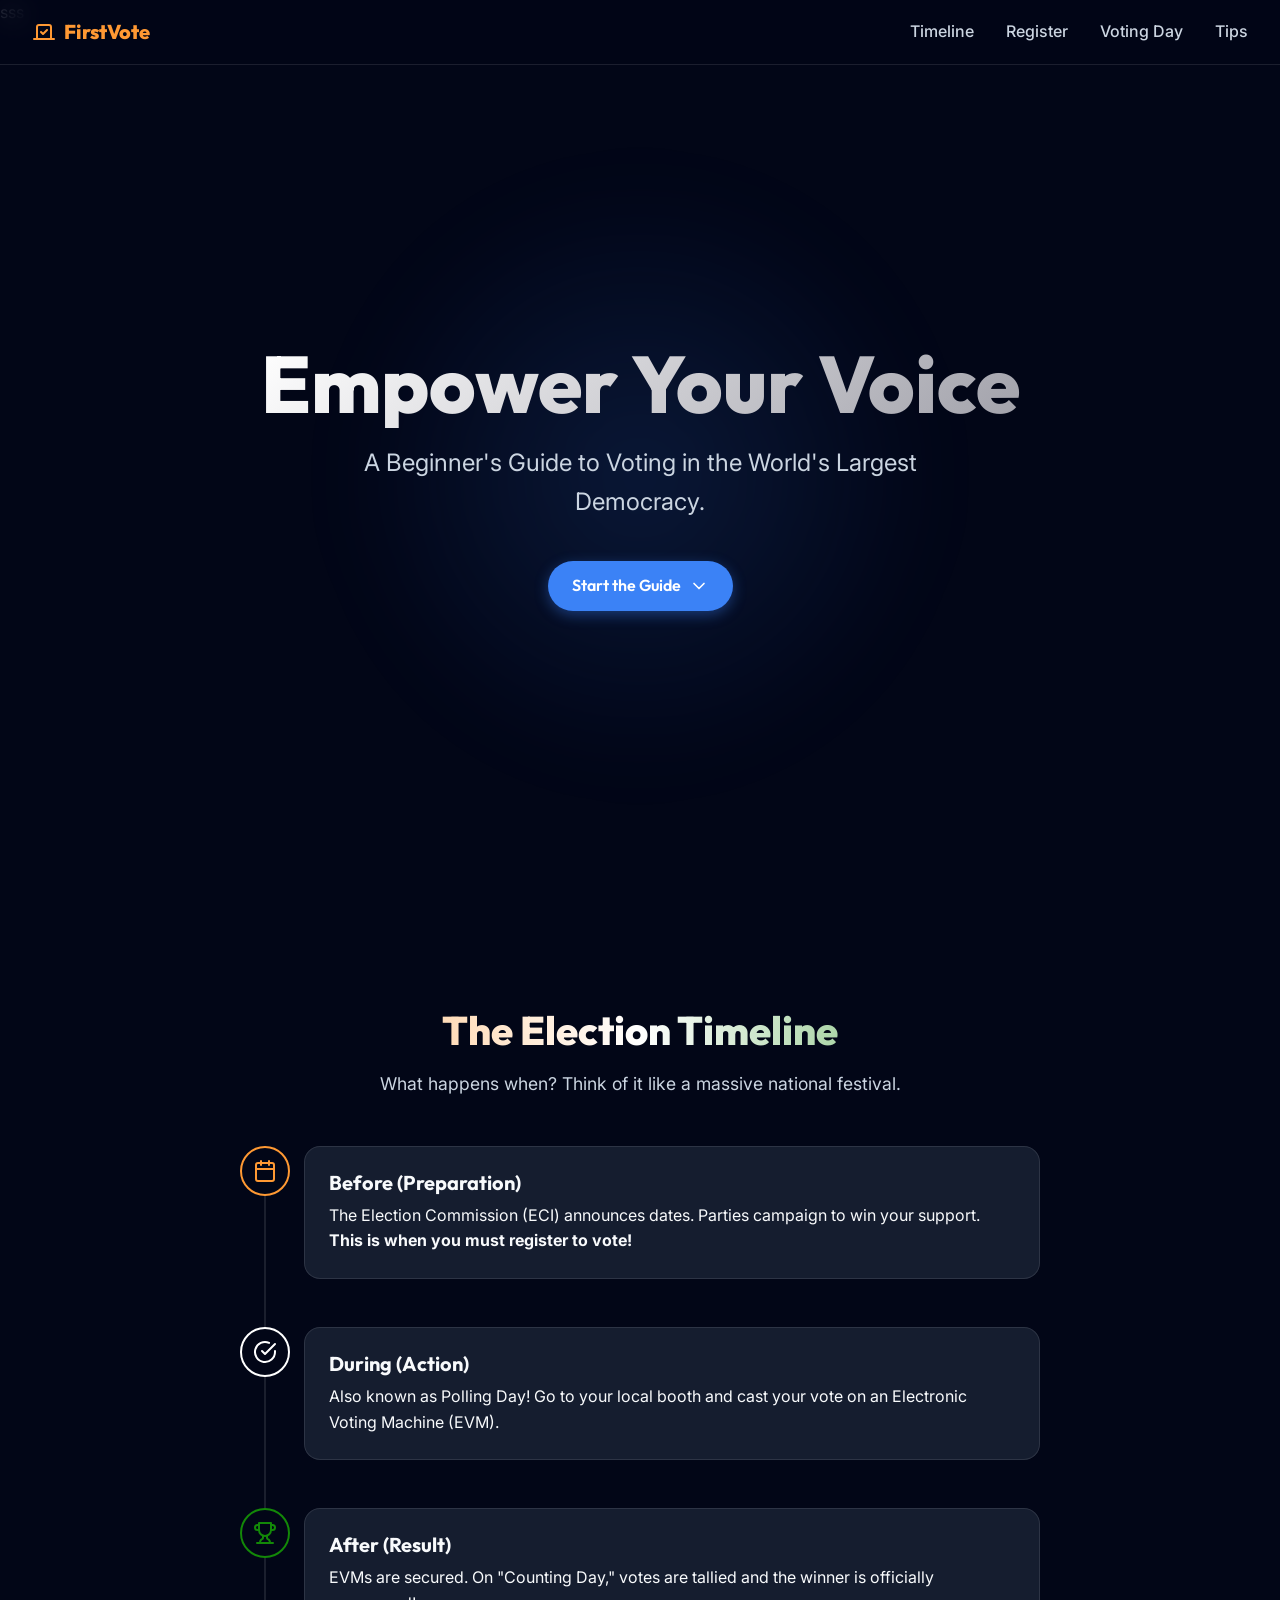
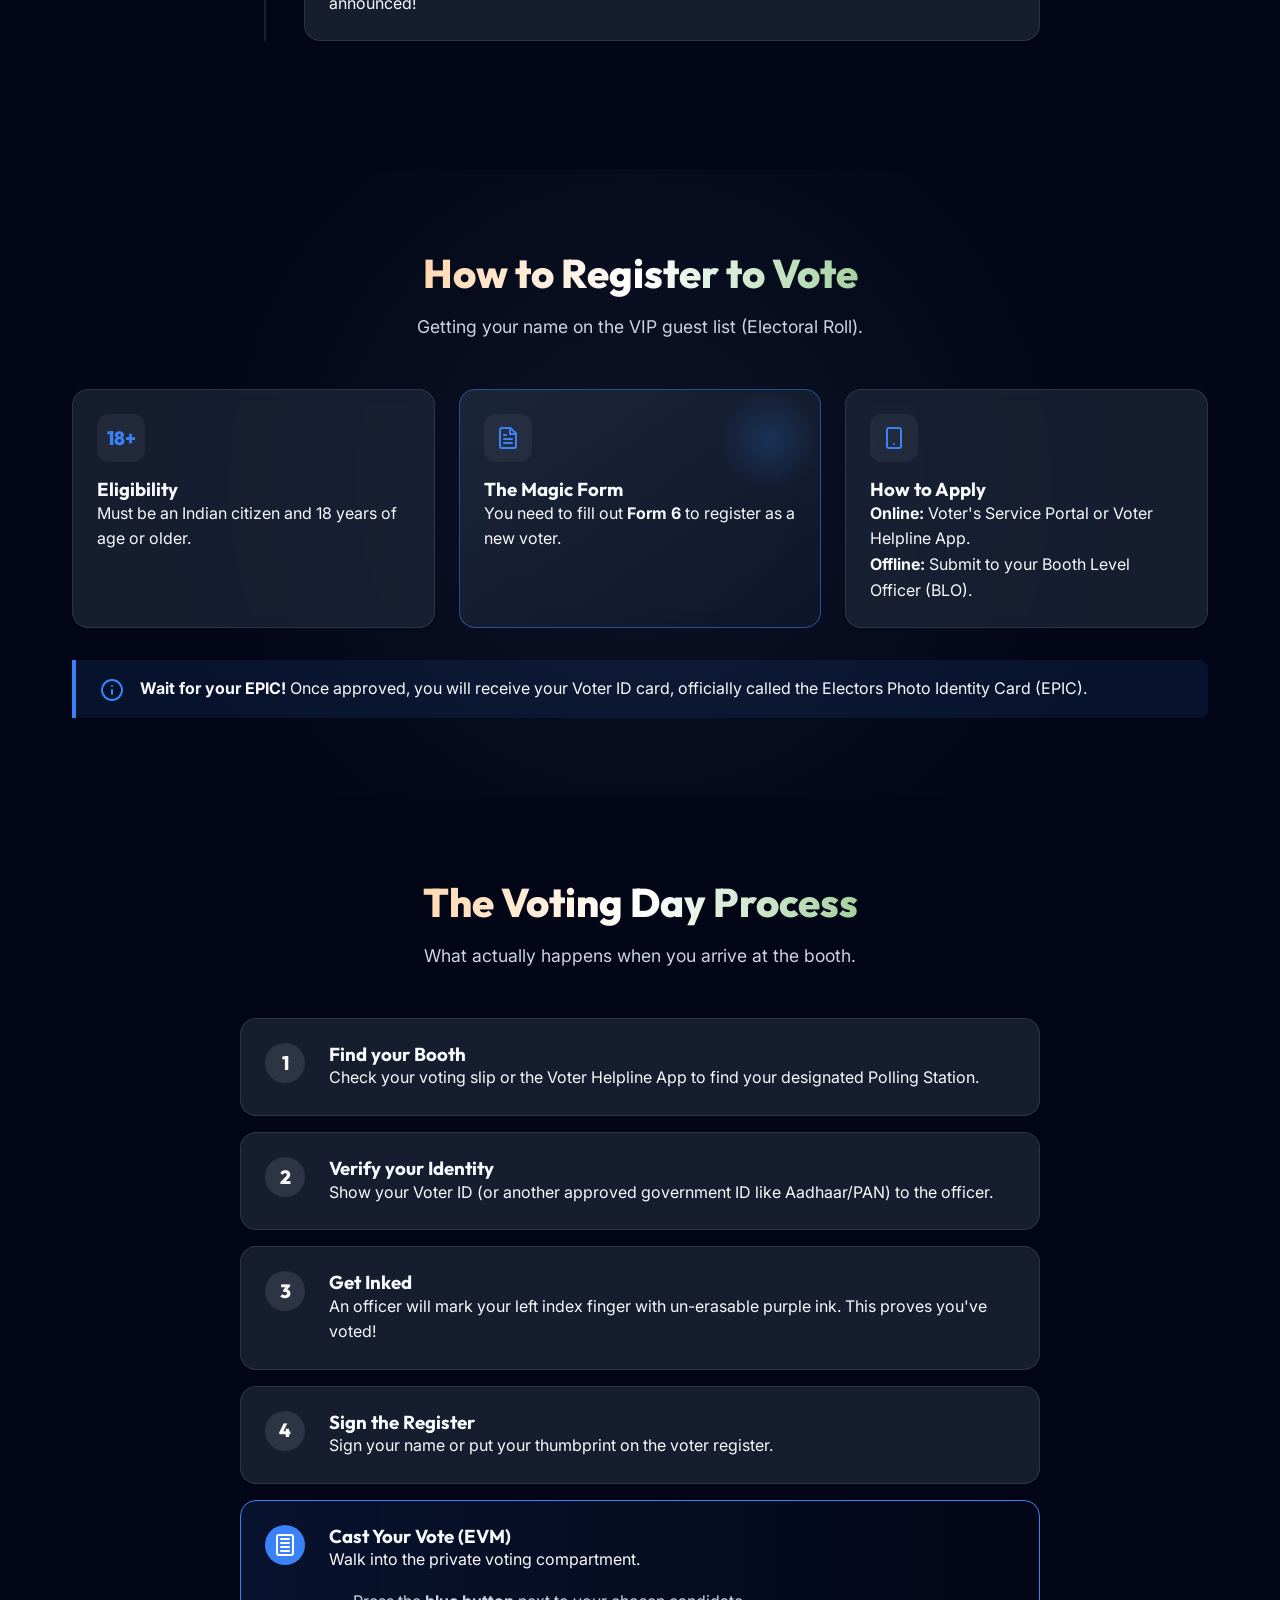
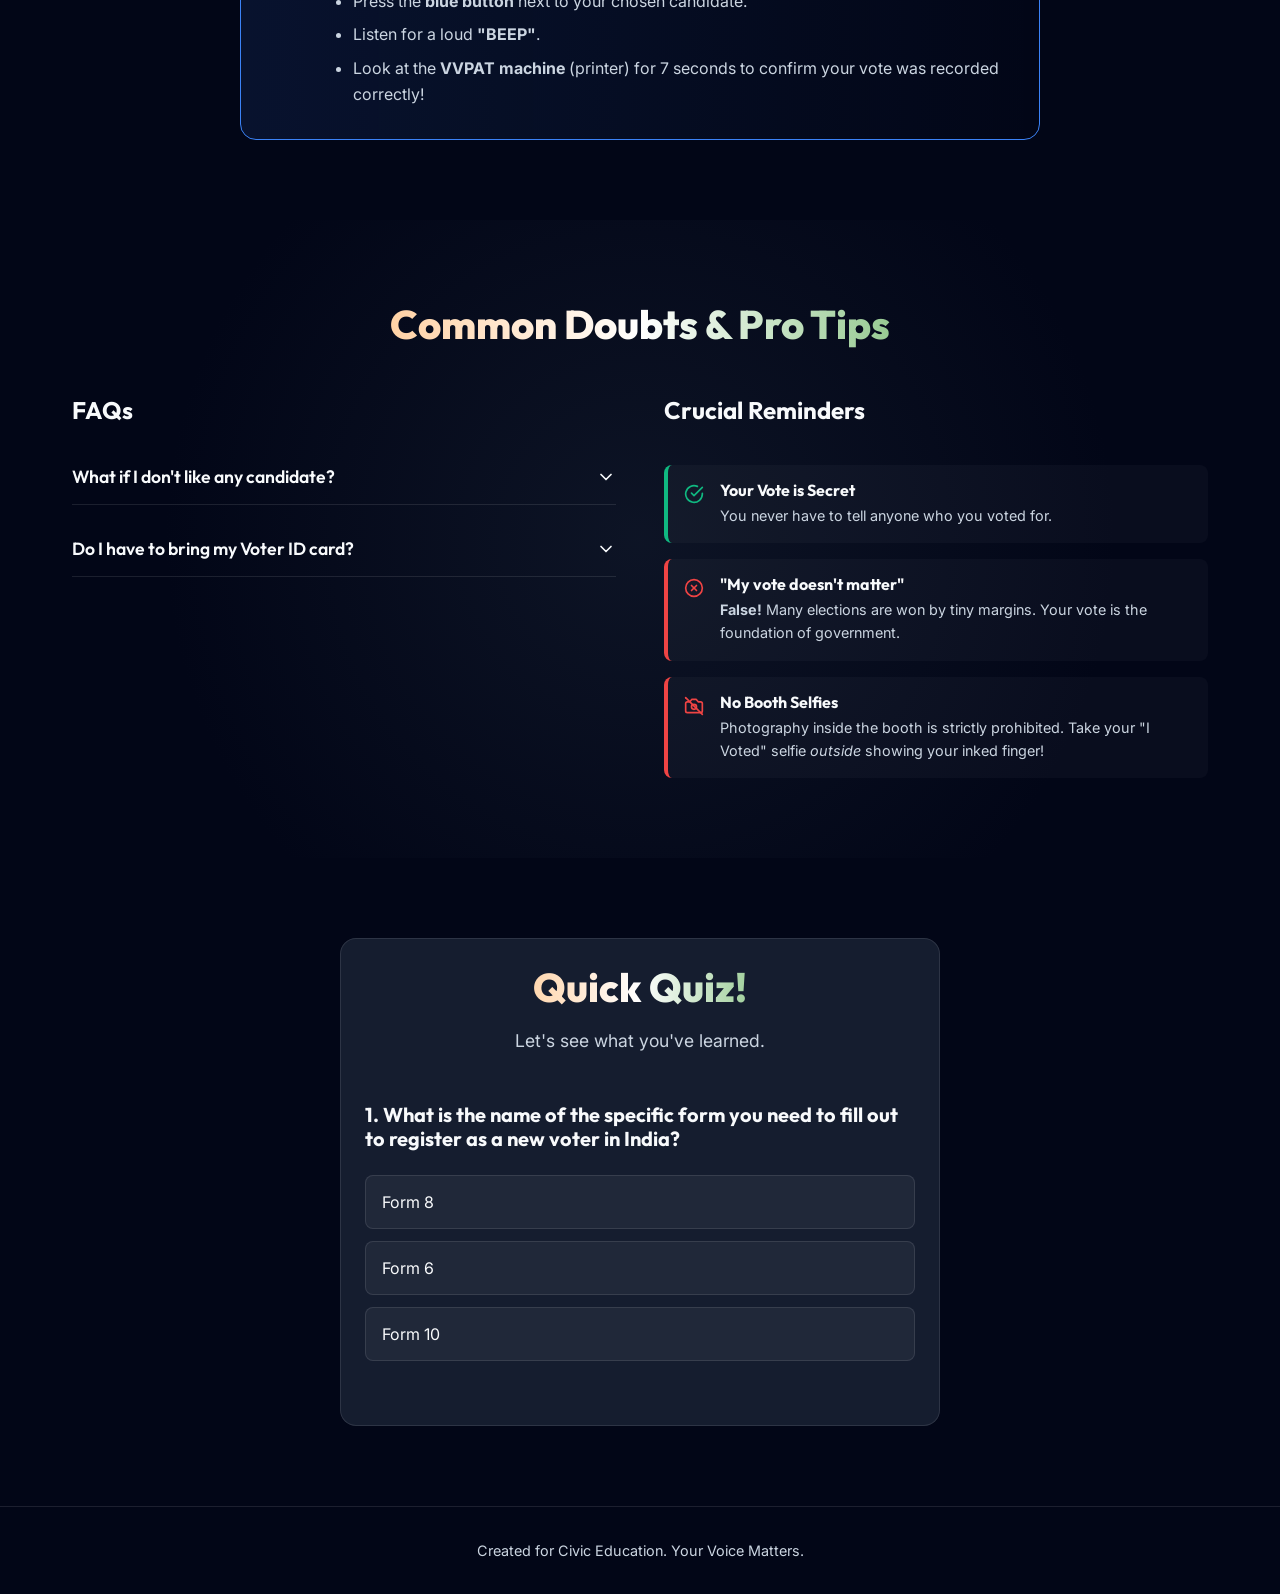
<file: index.html>
sss
<!DOCTYPE html>
<html lang="en">

<head>
    <meta charset="UTF-8">
    <meta name="viewport" content="width=device-width, initial-scale=1.0">
    <title>FirstVote India | Beginner's Guide</title>
    <meta name="description"
        content="A comprehensive and simple guide for first-time voters in India. Learn how to register, what to expect on polling day, and why your vote matters.">
    <link rel="preconnect" href="https://fonts.googleapis.com">
    <link rel="preconnect" href="https://fonts.gstatic.com" crossorigin>
    <link
        href="https://fonts.googleapis.com/css2?family=Outfit:wght@300;400;600;800&family=Inter:wght@400;500&display=swap"
        rel="stylesheet">
    <link rel="stylesheet" href="styles.css">
</head>

<body>
    <!-- Navbar -->
    <nav class="navbar">
        <div class="logo">
            <svg width="24" height="24" viewBox="0 0 24 24" fill="none" stroke="currentColor" stroke-width="2"
                stroke-linecap="round" stroke-linejoin="round" class="lucide lucide-vote">
                <path d="m9 12 2 2 4-4" />
                <path d="M5 7c0-1.1.9-2 2-2h10a2 2 0 0 1 2 2v12H5V7Z" />
                <path d="M22 19H2" />
            </svg>
            FirstVote
        </div>
        <ul class="nav-links">
            <li><a href="#timeline">Timeline</a></li>
            <li><a href="#register">Register</a></li>
            <li><a href="#voting-day">Voting Day</a></li>
            <li><a href="#tips">Tips</a></li>
        </ul>
    </nav>

    <!-- Hero Section -->
    <header class="hero">
        <div class="hero-content">
            <h1 class="animate-up">Empower Your Voice</h1>
            <p class="subtitle animate-up delay-1">A Beginner's Guide to Voting in the World's Largest Democracy.</p>
            <a href="#timeline" class="btn primary-btn animate-up delay-2">
                Start the Guide
                <svg width="20" height="20" viewBox="0 0 24 24" fill="none" stroke="currentColor" stroke-width="2"
                    stroke-linecap="round" stroke-linejoin="round">
                    <path d="m6 9 6 6 6-6" />
                </svg>
            </a>
        </div>
        <div class="hero-bg-glow"></div>
    </header>

    <main>
        <!-- The Election Timeline -->
        <section id="timeline" class="section">
            <div class="section-header">
                <h2>The Election Timeline</h2>
                <p>What happens when? Think of it like a massive national festival.</p>
            </div>

            <div class="timeline-container">
                <div class="timeline-item">
                    <div class="timeline-icon phase-before">
                        <svg width="24" height="24" viewBox="0 0 24 24" fill="none" stroke="currentColor"
                            stroke-width="2" stroke-linecap="round" stroke-linejoin="round">
                            <rect width="18" height="18" x="3" y="4" rx="2" ry="2" />
                            <line x1="16" x2="16" y1="2" y2="6" />
                            <line x1="8" x2="8" y1="2" y2="6" />
                            <line x1="3" x2="21" y1="10" y2="10" />
                        </svg>
                    </div>
                    <div class="timeline-content card glass-card">
                        <h3>Before (Preparation)</h3>
                        <p>The Election Commission (ECI) announces dates. Parties campaign to win your support.
                            <strong>This is when you must register to vote!</strong>
                        </p>
                    </div>
                </div>

                <div class="timeline-item">
                    <div class="timeline-icon phase-during">
                        <svg width="24" height="24" viewBox="0 0 24 24" fill="none" stroke="currentColor"
                            stroke-width="2" stroke-linecap="round" stroke-linejoin="round">
                            <path d="M22 11.08V12a10 10 0 1 1-5.93-9.14" />
                            <path d="m9 11 3 3L22 4" />
                        </svg>
                    </div>
                    <div class="timeline-content card glass-card">
                        <h3>During (Action)</h3>
                        <p>Also known as Polling Day! Go to your local booth and cast your vote on an Electronic Voting
                            Machine (EVM).</p>
                    </div>
                </div>

                <div class="timeline-item">
                    <div class="timeline-icon phase-after">
                        <svg width="24" height="24" viewBox="0 0 24 24" fill="none" stroke="currentColor"
                            stroke-width="2" stroke-linecap="round" stroke-linejoin="round">
                            <path d="M6 9H4.5a2.5 2.5 0 0 1 0-5H6" />
                            <path d="M18 9h1.5a2.5 2.5 0 0 0 0-5H18" />
                            <path d="M4 22h16" />
                            <path d="M10 14.66V17c0 .55-.47.98-.97 1.21C7.85 18.75 7 20.24 7 22" />
                            <path d="M14 14.66V17c0 .55.47.98.97 1.21C16.15 18.75 17 20.24 17 22" />
                            <path d="M18 2H6v7a6 6 0 0 0 12 0V2Z" />
                        </svg>
                    </div>
                    <div class="timeline-content card glass-card">
                        <h3>After (Result)</h3>
                        <p>EVMs are secured. On "Counting Day," votes are tallied and the winner is officially
                            announced!</p>
                    </div>
                </div>
            </div>
        </section>

        <!-- How to Register to Vote -->
        <section id="register" class="section alternate-bg">
            <div class="section-header">
                <h2>How to Register to Vote</h2>
                <p>Getting your name on the VIP guest list (Electoral Roll).</p>
            </div>

            <div class="grid-container">
                <div class="card stat-card">
                    <div class="icon-wrapper">18+</div>
                    <h3>Eligibility</h3>
                    <p>Must be an Indian citizen and 18 years of age or older.</p>
                </div>

                <div class="card stat-card highlight-card">
                    <div class="icon-wrapper">
                        <svg width="24" height="24" viewBox="0 0 24 24" fill="none" stroke="currentColor"
                            stroke-width="2" stroke-linecap="round" stroke-linejoin="round">
                            <path d="M14.5 2H6a2 2 0 0 0-2 2v16a2 2 0 0 0 2 2h12a2 2 0 0 0 2-2V7.5L14.5 2z" />
                            <polyline points="14 2 14 8 20 8" />
                            <line x1="16" x2="8" y1="13" y2="13" />
                            <line x1="16" x2="8" y1="17" y2="17" />
                            <line x1="10" x2="8" y1="9" y2="9" />
                        </svg>
                    </div>
                    <h3>The Magic Form</h3>
                    <p>You need to fill out <strong>Form 6</strong> to register as a new voter.</p>
                </div>

                <div class="card stat-card">
                    <div class="icon-wrapper">
                        <svg width="24" height="24" viewBox="0 0 24 24" fill="none" stroke="currentColor"
                            stroke-width="2" stroke-linecap="round" stroke-linejoin="round">
                            <rect width="14" height="20" x="5" y="2" rx="2" ry="2" />
                            <path d="M12 18h.01" />
                        </svg>
                    </div>
                    <h3>How to Apply</h3>
                    <p><strong>Online:</strong> Voter's Service Portal or Voter Helpline
                        App.<br><strong>Offline:</strong> Submit to your Booth Level Officer (BLO).</p>
                </div>
            </div>

            <div class="info-banner mt-4">
                <svg width="24" height="24" viewBox="0 0 24 24" fill="none" stroke="currentColor" stroke-width="2"
                    stroke-linecap="round" stroke-linejoin="round" class="info-icon">
                    <circle cx="12" cy="12" r="10" />
                    <path d="M12 16v-4" />
                    <path d="M12 8h.01" />
                </svg>
                <div class="info-text">
                    <strong>Wait for your EPIC!</strong> Once approved, you will receive your Voter ID card, officially
                    called the Electors Photo Identity Card (EPIC).
                </div>
            </div>
        </section>

        <!-- Voting Day Process Walkthrough -->
        <section id="voting-day" class="section">
            <div class="section-header">
                <h2>The Voting Day Process</h2>
                <p>What actually happens when you arrive at the booth.</p>
            </div>

            <div class="process-steps">
                <div class="step-card">
                    <div class="step-number">1</div>
                    <div class="step-details">
                        <h3>Find your Booth</h3>
                        <p>Check your voting slip or the Voter Helpline App to find your designated Polling Station.</p>
                    </div>
                </div>

                <div class="step-card">
                    <div class="step-number">2</div>
                    <div class="step-details">
                        <h3>Verify your Identity</h3>
                        <p>Show your Voter ID (or another approved government ID like Aadhaar/PAN) to the officer.</p>
                    </div>
                </div>

                <div class="step-card">
                    <div class="step-number">3</div>
                    <div class="step-details">
                        <h3>Get Inked</h3>
                        <p>An officer will mark your left index finger with un-erasable purple ink. This proves you've
                            voted!</p>
                    </div>
                </div>

                <div class="step-card">
                    <div class="step-number">4</div>
                    <div class="step-details">
                        <h3>Sign the Register</h3>
                        <p>Sign your name or put your thumbprint on the voter register.</p>
                    </div>
                </div>

                <div class="step-card highlight-step">
                    <div class="step-number"><svg width="24" height="24" viewBox="0 0 24 24" fill="none"
                            stroke="currentColor" stroke-width="2" stroke-linecap="round" stroke-linejoin="round">
                            <rect width="16" height="20" x="4" y="2" rx="2" ry="2" />
                            <path d="M8 6h8" />
                            <path d="M8 10h8" />
                            <path d="M8 14h8" />
                            <path d="M8 18h8" />
                        </svg></div>
                    <div class="step-details">
                        <h3>Cast Your Vote (EVM)</h3>
                        <p>Walk into the private voting compartment.</p>
                        <ul class="sub-steps">
                            <li>Press the <strong>blue button</strong> next to your chosen candidate.</li>
                            <li>Listen for a loud <strong>"BEEP"</strong>.</li>
                            <li>Look at the <strong>VVPAT machine</strong> (printer) for 7 seconds to confirm your vote
                                was recorded correctly!</li>
                        </ul>
                    </div>
                </div>
            </div>
        </section>

        <!-- Common Doubts & Tips -->
        <section id="tips" class="section alternate-bg">
            <div class="section-header">
                <h2>Common Doubts & Pro Tips</h2>
            </div>

            <div class="two-col-layout">
                <div class="accordion-container">
                    <h3>FAQs</h3>
                    <div class="accordion-item">
                        <button class="accordion-header" aria-expanded="false">
                            What if I don't like any candidate?
                            <svg class="chevron" width="20" height="20" viewBox="0 0 24 24" fill="none"
                                stroke="currentColor" stroke-width="2" stroke-linecap="round" stroke-linejoin="round">
                                <path d="m6 9 6 6 6-6" />
                            </svg>
                        </button>
                        <div class="accordion-content">
                            <p>You can press the <strong>NOTA (None of the Above)</strong> button at the bottom of the
                                EVM. It registers your voice that you aren't satisfied with any of the choices provided.
                            </p>
                        </div>
                    </div>

                    <div class="accordion-item">
                        <button class="accordion-header" aria-expanded="false">
                            Do I have to bring my Voter ID card?
                            <svg class="chevron" width="20" height="20" viewBox="0 0 24 24" fill="none"
                                stroke="currentColor" stroke-width="2" stroke-linecap="round" stroke-linejoin="round">
                                <path d="m6 9 6 6 6-6" />
                            </svg>
                        </button>
                        <div class="accordion-content">
                            <p>It is best to bring it. But if lost, you can still vote <strong>if your name is on the
                                    Voter List</strong>. Just bring another approved government ID (Passport, Driving
                                License, Aadhaar).</p>
                        </div>
                    </div>
                </div>

                <div class="tips-container">
                    <h3>Crucial Reminders</h3>

                    <div class="tip-card positive">
                        <div class="tip-icon"><svg width="20" height="20" viewBox="0 0 24 24" fill="none"
                                stroke="currentColor" stroke-width="2" stroke-linecap="round" stroke-linejoin="round">
                                <path d="M22 11.08V12a10 10 0 1 1-5.93-9.14" />
                                <path d="m9 11 3 3L22 4" />
                            </svg></div>
                        <div class="tip-text">
                            <h4>Your Vote is Secret</h4>
                            <p>You never have to tell anyone who you voted for.</p>
                        </div>
                    </div>

                    <div class="tip-card negative">
                        <div class="tip-icon"><svg width="20" height="20" viewBox="0 0 24 24" fill="none"
                                stroke="currentColor" stroke-width="2" stroke-linecap="round" stroke-linejoin="round">
                                <circle cx="12" cy="12" r="10" />
                                <line x1="15" x2="9" y1="9" y2="15" />
                                <line x1="9" x2="15" y1="9" y2="15" />
                            </svg></div>
                        <div class="tip-text">
                            <h4>"My vote doesn't matter"</h4>
                            <p><strong>False!</strong> Many elections are won by tiny margins. Your vote is the
                                foundation of government.</p>
                        </div>
                    </div>

                    <div class="tip-card negative">
                        <div class="tip-icon"><svg width="20" height="20" viewBox="0 0 24 24" fill="none"
                                stroke="currentColor" stroke-width="2" stroke-linecap="round" stroke-linejoin="round">
                                <path
                                    d="M14.5 4h-5L7 7H4a2 2 0 0 0-2 2v9a2 2 0 0 0 2 2h16a2 2 0 0 0 2-2V9a2 2 0 0 0-2-2h-3l-2.5-3z" />
                                <circle cx="12" cy="13" r="3" />
                                <line x1="2" x2="22" y1="2" y2="22" />
                            </svg></div>
                        <div class="tip-text">
                            <h4>No Booth Selfies</h4>
                            <p>Photography inside the booth is strictly prohibited. Take your "I Voted" selfie
                                <em>outside</em> showing your inked finger!
                            </p>
                        </div>
                    </div>
                </div>
            </div>
        </section>

        <!-- Interactive Quiz -->
        <section id="quiz" class="section">
            <div class="quiz-container card glass-card">
                <div class="section-header text-center">
                    <h2>Quick Quiz!</h2>
                    <p>Let's see what you've learned.</p>
                </div>

                <div id="quiz-ui" class="quiz-ui">
                    <div class="question-container active" id="q1">
                        <h3>1. What is the name of the specific form you need to fill out to register as a new voter in
                            India?</h3>
                        <div class="options">
                            <button class="option-btn" data-correct="false">Form 8</button>
                            <button class="option-btn" data-correct="true">Form 6</button>
                            <button class="option-btn" data-correct="false">Form 10</button>
                        </div>
                    </div>

                    <div class="question-container" id="q2" style="display: none;">
                        <h3>2. What button do you press on the EVM if you do not want to vote for any of the listed
                            candidates?</h3>
                        <div class="options">
                            <button class="option-btn" data-correct="false">SKIP</button>
                            <button class="option-btn" data-correct="false">BLANK</button>
                            <button class="option-btn" data-correct="true">NOTA</button>
                        </div>
                    </div>

                    <div class="quiz-feedback" id="quiz-feedback"></div>
                    <button id="next-q-btn" class="btn secondary-btn" style="display: none;">Next Question</button>

                    <div class="quiz-result" id="quiz-result" style="display: none;">
                        <h3>Quiz Complete!</h3>
                        <p>You're ready to vote!</p>
                        <button id="restart-quiz" class="btn primary-btn mt-4">Restart Quiz</button>
                    </div>
                </div>
            </div>
        </section>
    </main>

    <footer>
        <p>Created for Civic Education. Your Voice Matters.</p>
    </footer>

    <script src="script.js"></script>
</body>

</html>
</file>
<file: styles.css>
/* Variables & Setup */
:root {
    --bg-dark: #0f172a;
    --bg-darker: #020617;
    --card-bg: rgba(30, 41, 59, 0.7);
    --card-border: rgba(255, 255, 255, 0.1);
    
    --text-primary: #f8fafc;
    --text-secondary: #cbd5e1;
    
    /* Indian Flag Accents */
    --saffron: #FF9933;
    --white: #FFFFFF;
    --green: #138808;
    --ashoka-blue: #000080;
    
    --accent-blue: #3b82f6;
    --accent-blue-hover: #2563eb;
    --error: #ef4444;
    --success: #10b981;
    
    --font-heading: 'Outfit', sans-serif;
    --font-body: 'Inter', sans-serif;
}

* {
    margin: 0;
    padding: 0;
    box-sizing: border-box;
}

html {
    scroll-behavior: smooth;
}

body {
    font-family: var(--font-body);
    background-color: var(--bg-darker);
    color: var(--text-primary);
    line-height: 1.6;
    overflow-x: hidden;
}

h1, h2, h3, h4 {
    font-family: var(--font-heading);
    line-height: 1.2;
}

/* Utilities */
.text-center { text-align: center; }
.mt-4 { margin-top: 2rem; }
.section { padding: 5rem 2rem; max-width: 1200px; margin: 0 auto; }
.alternate-bg { position: relative; }
.alternate-bg::before {
    content: '';
    position: absolute;
    top: 0; left: 0; right: 0; bottom: 0;
    background: radial-gradient(circle at center, rgba(30, 41, 59, 0.4) 0%, transparent 70%);
    z-index: -1;
}

.section-header {
    text-align: center;
    margin-bottom: 3rem;
}

.section-header h2 {
    font-size: 2.5rem;
    font-weight: 800;
    margin-bottom: 1rem;
    background: linear-gradient(to right, var(--saffron), var(--white), var(--green));
    -webkit-background-clip: text;
    -webkit-text-fill-color: transparent;
}

.section-header p {
    color: var(--text-secondary);
    font-size: 1.1rem;
}

/* Buttons */
.btn {
    display: inline-flex;
    align-items: center;
    gap: 0.5rem;
    padding: 0.75rem 1.5rem;
    border-radius: 9999px;
    font-family: var(--font-heading);
    font-weight: 600;
    text-decoration: none;
    cursor: pointer;
    transition: all 0.3s ease;
    border: none;
}

.primary-btn {
    background: var(--accent-blue);
    color: white;
    box-shadow: 0 4px 14px 0 rgba(59, 130, 246, 0.39);
}

.primary-btn:hover {
    background: var(--accent-blue-hover);
    transform: translateY(-2px);
}

.secondary-btn {
    background: transparent;
    color: var(--text-primary);
    border: 1px solid var(--card-border);
}

.secondary-btn:hover {
    background: rgba(255, 255, 255, 0.1);
}

/* Navbar */
.navbar {
    position: fixed;
    top: 0; left: 0; right: 0;
    display: flex;
    justify-content: space-between;
    align-items: center;
    padding: 1rem 2rem;
    background: rgba(2, 6, 23, 0.8);
    backdrop-filter: blur(12px);
    border-bottom: 1px solid var(--card-border);
    z-index: 1000;
}

.logo {
    display: flex;
    align-items: center;
    gap: 0.5rem;
    font-family: var(--font-heading);
    font-size: 1.25rem;
    font-weight: 800;
    color: var(--saffron);
}

.nav-links {
    display: flex;
    list-style: none;
    gap: 2rem;
}

.nav-links a {
    color: var(--text-secondary);
    text-decoration: none;
    font-weight: 500;
    transition: color 0.2s;
}

.nav-links a:hover {
    color: var(--white);
}

/* Hero Section */
.hero {
    min-height: 100vh;
    display: flex;
    align-items: center;
    justify-content: center;
    text-align: center;
    position: relative;
    padding: 0 2rem;
}

.hero-bg-glow {
    position: absolute;
    top: 50%; left: 50%;
    transform: translate(-50%, -50%);
    width: 600px; height: 600px;
    background: radial-gradient(circle, rgba(59, 130, 246, 0.15) 0%, transparent 70%);
    z-index: -1;
    border-radius: 50%;
    filter: blur(40px);
}

.hero-content h1 {
    font-size: clamp(3rem, 8vw, 5rem);
    font-weight: 800;
    margin-bottom: 1rem;
    line-height: 1.1;
    background: linear-gradient(135deg, #ffffff 0%, #a1a1aa 100%);
    -webkit-background-clip: text;
    -webkit-text-fill-color: transparent;
}

.hero .subtitle {
    font-size: clamp(1.1rem, 3vw, 1.5rem);
    color: var(--text-secondary);
    margin-bottom: 2.5rem;
    max-width: 600px;
    margin-inline: auto;
}

/* Timeline */
.timeline-container {
    position: relative;
    max-width: 800px;
    margin: 0 auto;
}

.timeline-container::before {
    content: '';
    position: absolute;
    left: 24px;
    top: 0; bottom: 0;
    width: 2px;
    background: var(--card-border);
}

.timeline-item {
    position: relative;
    padding-left: 4rem;
    margin-bottom: 3rem;
}

.timeline-icon {
    position: absolute;
    left: 0; top: 0;
    width: 50px; height: 50px;
    border-radius: 50%;
    display: flex;
    align-items: center;
    justify-content: center;
    background: var(--bg-darker);
    border: 2px solid;
    z-index: 2;
}

.phase-before { border-color: var(--saffron); color: var(--saffron); }
.phase-during { border-color: var(--white); color: var(--white); }
.phase-after { border-color: var(--green); color: var(--green); }

.card {
    background: var(--card-bg);
    border: 1px solid var(--card-border);
    border-radius: 1rem;
    padding: 1.5rem;
    backdrop-filter: blur(10px);
}

.glass-card {
    transition: transform 0.3s ease, box-shadow 0.3s ease;
}

.glass-card:hover {
    transform: translateY(-5px);
    box-shadow: 0 10px 30px -10px rgba(0,0,0,0.5);
    border-color: rgba(255,255,255,0.2);
}

.timeline-content h3 {
    margin-bottom: 0.5rem;
    font-size: 1.25rem;
}

/* Registration Grid */
.grid-container {
    display: grid;
    grid-template-columns: repeat(auto-fit, minmax(280px, 1fr));
    gap: 1.5rem;
}

.stat-card {
    display: flex;
    flex-direction: column;
    align-items: flex-start;
}

.stat-card .icon-wrapper {
    width: 48px; height: 48px;
    background: rgba(255,255,255,0.05);
    border-radius: 12px;
    display: flex;
    align-items: center;
    justify-content: center;
    margin-bottom: 1rem;
    font-family: var(--font-heading);
    font-weight: 800;
    font-size: 1.2rem;
    color: var(--accent-blue);
}

.highlight-card {
    background: linear-gradient(145deg, rgba(30, 41, 59, 0.9), rgba(15, 23, 42, 0.9));
    border-color: rgba(59, 130, 246, 0.5);
    position: relative;
    overflow: hidden;
}

.highlight-card::after {
    content: '';
    position: absolute;
    top: 0; right: 0;
    width: 100px; height: 100px;
    background: radial-gradient(circle, rgba(59, 130, 246, 0.2) 0%, transparent 70%);
}

.info-banner {
    display: flex;
    align-items: flex-start;
    gap: 1rem;
    background: rgba(59, 130, 246, 0.1);
    border-left: 4px solid var(--accent-blue);
    padding: 1rem 1.5rem;
    border-radius: 0 0.5rem 0.5rem 0;
}

.info-icon {
    color: var(--accent-blue);
    flex-shrink: 0;
    margin-top: 0.1rem;
}

/* Voting Process */
.process-steps {
    display: flex;
    flex-direction: column;
    gap: 1rem;
    max-width: 800px;
    margin: 0 auto;
}

.step-card {
    display: flex;
    background: var(--card-bg);
    border: 1px solid var(--card-border);
    border-radius: 1rem;
    padding: 1.5rem;
    gap: 1.5rem;
    align-items: flex-start;
    transition: all 0.3s ease;
}

.step-card:hover {
    background: rgba(255, 255, 255, 0.05);
}

.step-number {
    width: 40px; height: 40px;
    border-radius: 50%;
    background: rgba(255,255,255,0.1);
    display: flex;
    align-items: center;
    justify-content: center;
    font-family: var(--font-heading);
    font-weight: 800;
    font-size: 1.2rem;
    flex-shrink: 0;
}

.highlight-step {
    border-color: var(--accent-blue);
    background: linear-gradient(90deg, rgba(59, 130, 246, 0.1) 0%, transparent 100%);
}

.highlight-step .step-number {
    background: var(--accent-blue);
    color: white;
}

.sub-steps {
    margin-top: 1rem;
    padding-left: 1.5rem;
    color: var(--text-secondary);
}

.sub-steps li { margin-bottom: 0.5rem; }

/* Tips & Doubts Layout */
.two-col-layout {
    display: grid;
    grid-template-columns: 1fr 1fr;
    gap: 3rem;
}

@media (max-width: 768px) {
    .two-col-layout {
        grid-template-columns: 1fr;
    }
}

/* Accordion */
.accordion-item {
    border-bottom: 1px solid var(--card-border);
    margin-bottom: 1rem;
}

.accordion-header {
    width: 100%;
    display: flex;
    justify-content: space-between;
    align-items: center;
    padding: 1rem 0;
    background: none;
    border: none;
    color: var(--text-primary);
    font-family: var(--font-heading);
    font-size: 1.1rem;
    font-weight: 600;
    text-align: left;
    cursor: pointer;
}

.accordion-header .chevron {
    transition: transform 0.3s ease;
}

.accordion-header[aria-expanded="true"] .chevron {
    transform: rotate(180deg);
}

.accordion-content {
    max-height: 0;
    overflow: hidden;
    transition: max-height 0.3s ease-out;
    color: var(--text-secondary);
}

.accordion-content p { padding-bottom: 1rem; }

/* Tip Cards */
.tips-container {
    display: flex;
    flex-direction: column;
    gap: 1rem;
}

.tips-container h3, .accordion-container h3 {
    margin-bottom: 1.5rem;
    font-size: 1.5rem;
}

.tip-card {
    display: flex;
    gap: 1rem;
    padding: 1rem;
    border-radius: 0.5rem;
    background: rgba(255,255,255,0.03);
    border-left: 4px solid;
}

.tip-card.positive { border-left-color: var(--success); }
.tip-card.negative { border-left-color: var(--error); }

.tip-icon { margin-top: 0.2rem; }
.tip-card.positive .tip-icon { color: var(--success); }
.tip-card.negative .tip-icon { color: var(--error); }

.tip-text h4 { margin-bottom: 0.25rem; }
.tip-text p { color: var(--text-secondary); font-size: 0.9rem; }

/* Quiz */
.quiz-container {
    max-width: 600px;
    margin: 0 auto;
}

.question-container { display: none; }
.question-container.active { display: block; animation: fadeIn 0.5s ease; }

.question-container h3 {
    margin-bottom: 1.5rem;
    font-size: 1.25rem;
}

.options {
    display: flex;
    flex-direction: column;
    gap: 0.75rem;
}

.option-btn {
    padding: 1rem;
    background: rgba(255,255,255,0.05);
    border: 1px solid var(--card-border);
    border-radius: 0.5rem;
    color: var(--text-primary);
    font-family: var(--font-body);
    font-size: 1rem;
    text-align: left;
    cursor: pointer;
    transition: all 0.2s;
}

.option-btn:hover:not(:disabled) {
    background: rgba(255,255,255,0.1);
}

.option-btn.correct {
    background: rgba(16, 185, 129, 0.2);
    border-color: var(--success);
}

.option-btn.wrong {
    background: rgba(239, 68, 68, 0.2);
    border-color: var(--error);
}

.quiz-feedback {
    margin-top: 1rem;
    font-weight: 500;
    min-height: 24px;
}

/* Animations */
@keyframes fadeIn {
    from { opacity: 0; transform: translateY(10px); }
    to { opacity: 1; transform: translateY(0); }
}

.animate-up {
    opacity: 0;
    transform: translateY(20px);
    animation: fadeIn 0.8s ease forwards;
}

.delay-1 { animation-delay: 0.2s; }
.delay-2 { animation-delay: 0.4s; }

/* Footer */
footer {
    text-align: center;
    padding: 2rem;
    border-top: 1px solid var(--card-border);
    color: var(--text-secondary);
    font-size: 0.9rem;
}

/* Responsive Navbar */
@media (max-width: 640px) {
    .nav-links { display: none; }
    .section { padding: 4rem 1.5rem; }
}
</file>
